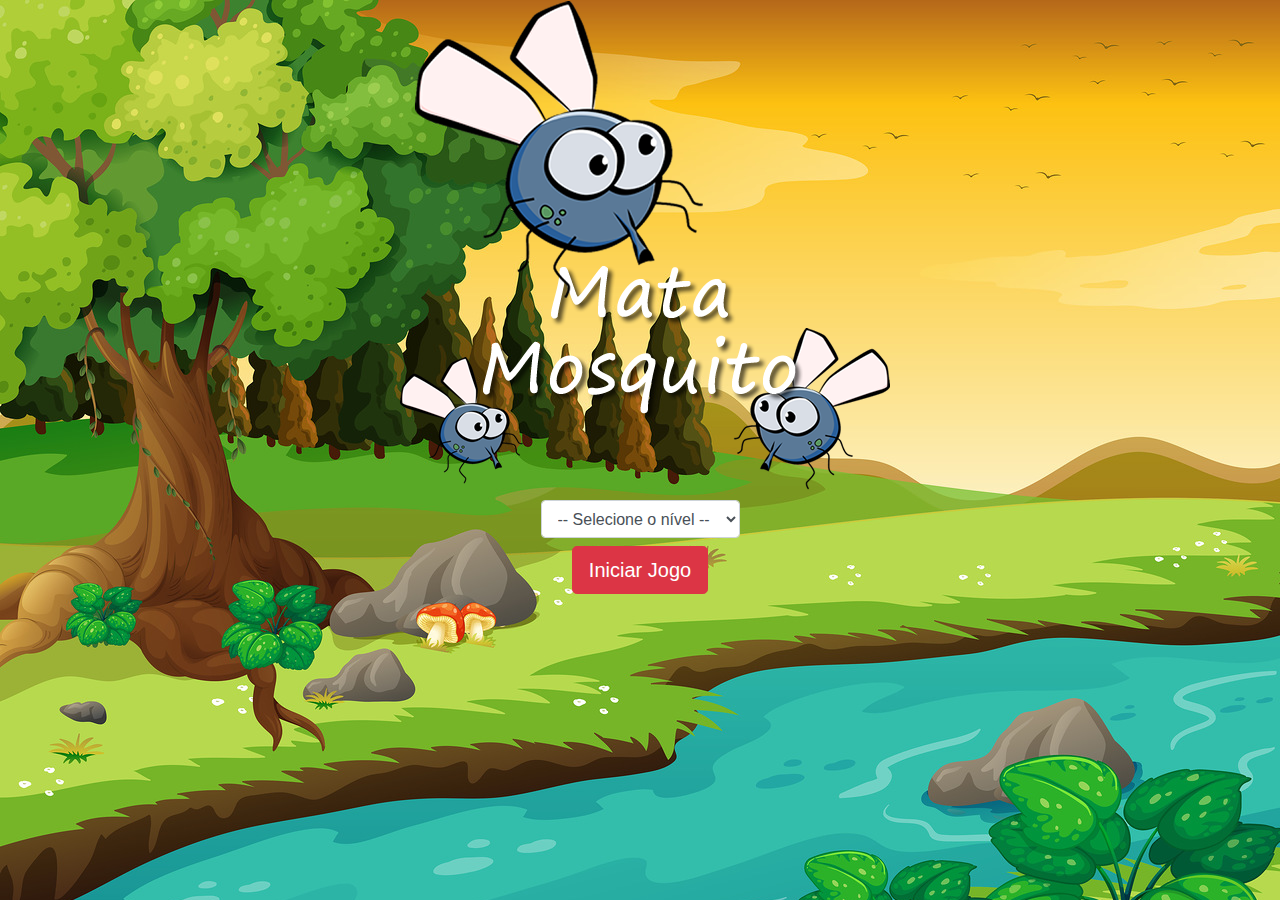
<file: html/index.html>
<!DOCTYPE html>
<html>
	<head>
		<title></title>
		<meta charset="UTF-8" />
		<link rel="stylesheet" href="https://maxcdn.bootstrapcdn.com/bootstrap/4.0.0/css/bootstrap.min.css" integrity="sha384-Gn5384xqQ1aoWXA+058RXPxPg6fy4IWvTNh0E263XmFcJlSAwiGgFAW/dAiS6JXm" crossorigin="anonymous">

		<link rel="stylesheet" href="../css/estilo.css" />

		<script>
			function iniciarJogo() {
				var nivel = document.getElementById('nivel').value

				if(nivel === '') {
					alert('Selecione um nível para iniciar o jogo')
					return false
				}

				window.location.href = "../html/app.html?" + nivel

			}
		</script>
	</head>
	<body>

		<div class="container">
			<div class="row">
				<div class="col">
					<div class="d-flex justify-content-center">
						<img src="../imagens/game.png" />
					</div>
				</div>
			</div>

			<div class="row">
				<div class="col">
					<div class="d-flex justify-content-center">
						<div class="mb-2">
							<select class="form-control" id="nivel">
								<option value="">-- Selecione o nível --</option>
								<option value="Normal">Normal</option>
								<option value="dificil">Difícil</option>
								<option value="Rambo">Rambo</option>
							</select>
						</div>
					</div>
				</div>
			</div>


			<div class="row">
				<div class="col">
					<div class="d-flex justify-content-center">
						<button type="button" class="btn btn-danger btn-lg" onclick="iniciarJogo()" >Iniciar Jogo</button>
					</div>
				</div>
			</div>
		</div>

	</body>
</html>
</file>
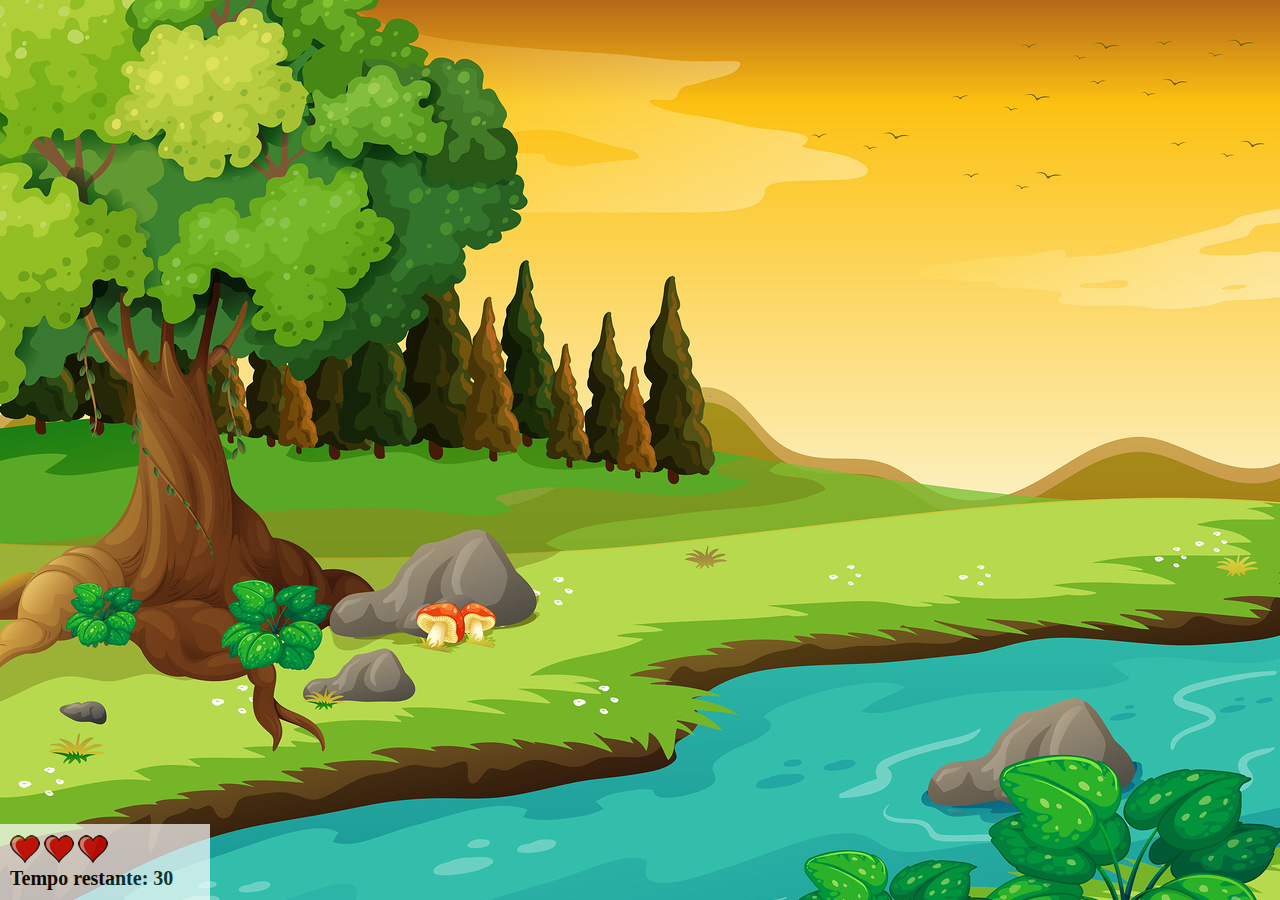
<file: html/app.html>
<!DOCTYPE html>
<html>
	<head>
		<title></title>
		<meta charset="UTF-8" />
		<link rel="stylesheet" href="../css/estilo.css" />
		<script src="../javascript/jogo.js"></script>
	</head>
	<body onresize="ajustaTamanhoPalcoJogo()">

		<div class="painel">
			<div class="vidas">
				<img id="v1" src="../imagens/coracao_cheio.png" />
				<img id="v2" src="../imagens/coracao_cheio.png" />
				<img id="v3" src="../imagens/coracao_cheio.png" />
			</div>

			<div class="cronometro">Tempo restante: <span id="cronometro"></span></div>
		</div>

		<script>
			document.getElementById('cronometro').innerHTML = tempo

			var criaMosca = setInterval(function() { 
				posicaoRandomica()
			}, criaMosquitoTempo)
		</script>
	</body>
</html>
</file>
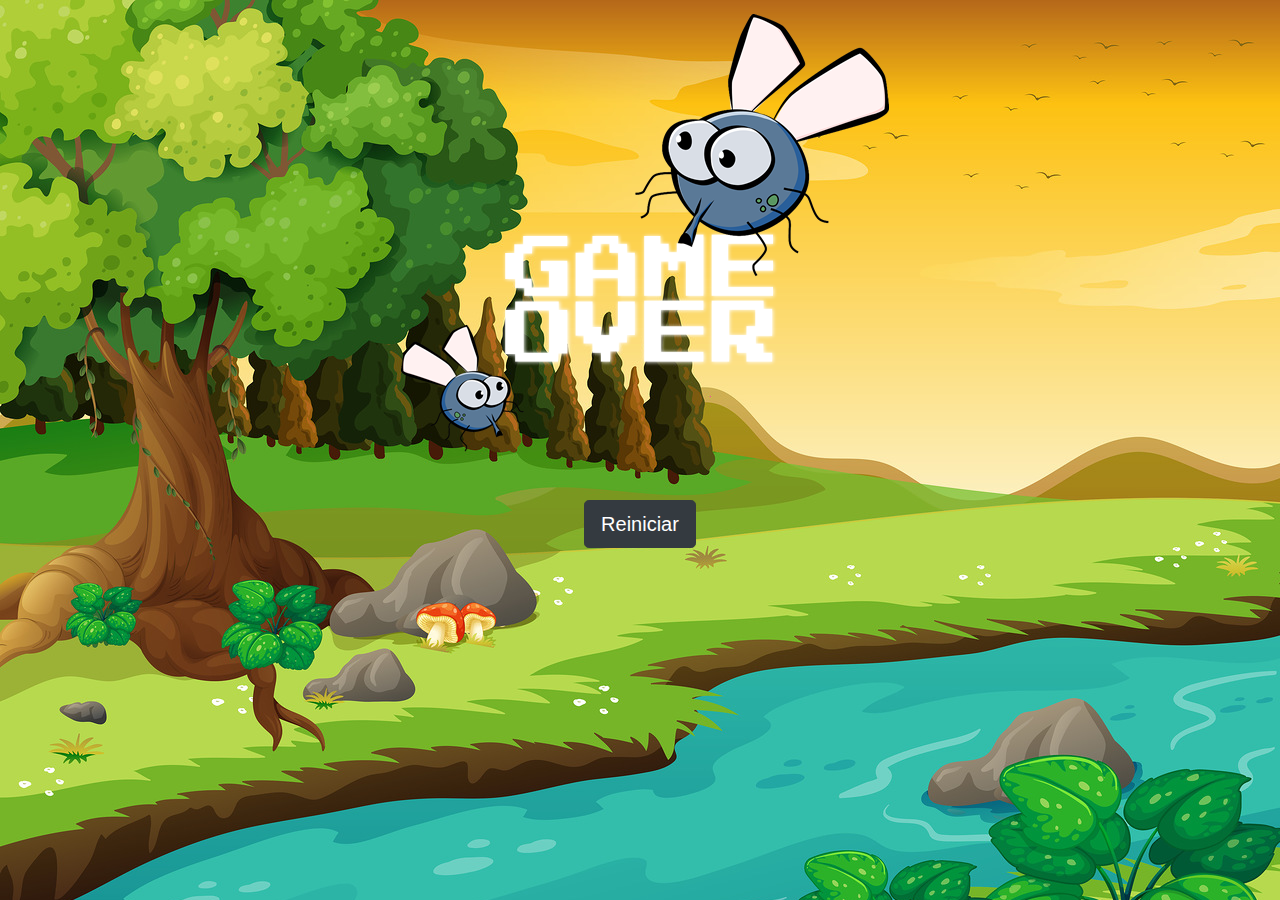
<file: html/fim_de_jogo.html>
<!DOCTYPE html>
<html>
	<head>
		<title></title>
		<meta charset="UTF-8" />

		<link rel="stylesheet" href="https://maxcdn.bootstrapcdn.com/bootstrap/4.0.0/css/bootstrap.min.css" integrity="sha384-Gn5384xqQ1aoWXA+058RXPxPg6fy4IWvTNh0E263XmFcJlSAwiGgFAW/dAiS6JXm" crossorigin="anonymous">

		<link rel="stylesheet" href="../css/estilo.css" />
	</head>
	<body>

		<div class="container">
			<div class="row">
				<div class="col">
					<div class="d-flex justify-content-center">
						<img src="../imagens/game_over.png" />
					</div>
				</div>
			</div>


			<div class="row">
				<div class="col">
					<div class="d-flex justify-content-center">
						<button type="button" class="btn btn-dark btn-lg" onclick="window.location.href = '../html/index.html' ">Reiniciar</button>
					</div>
				</div>
			</div>
		</div>

	</body>
</html>
</file>
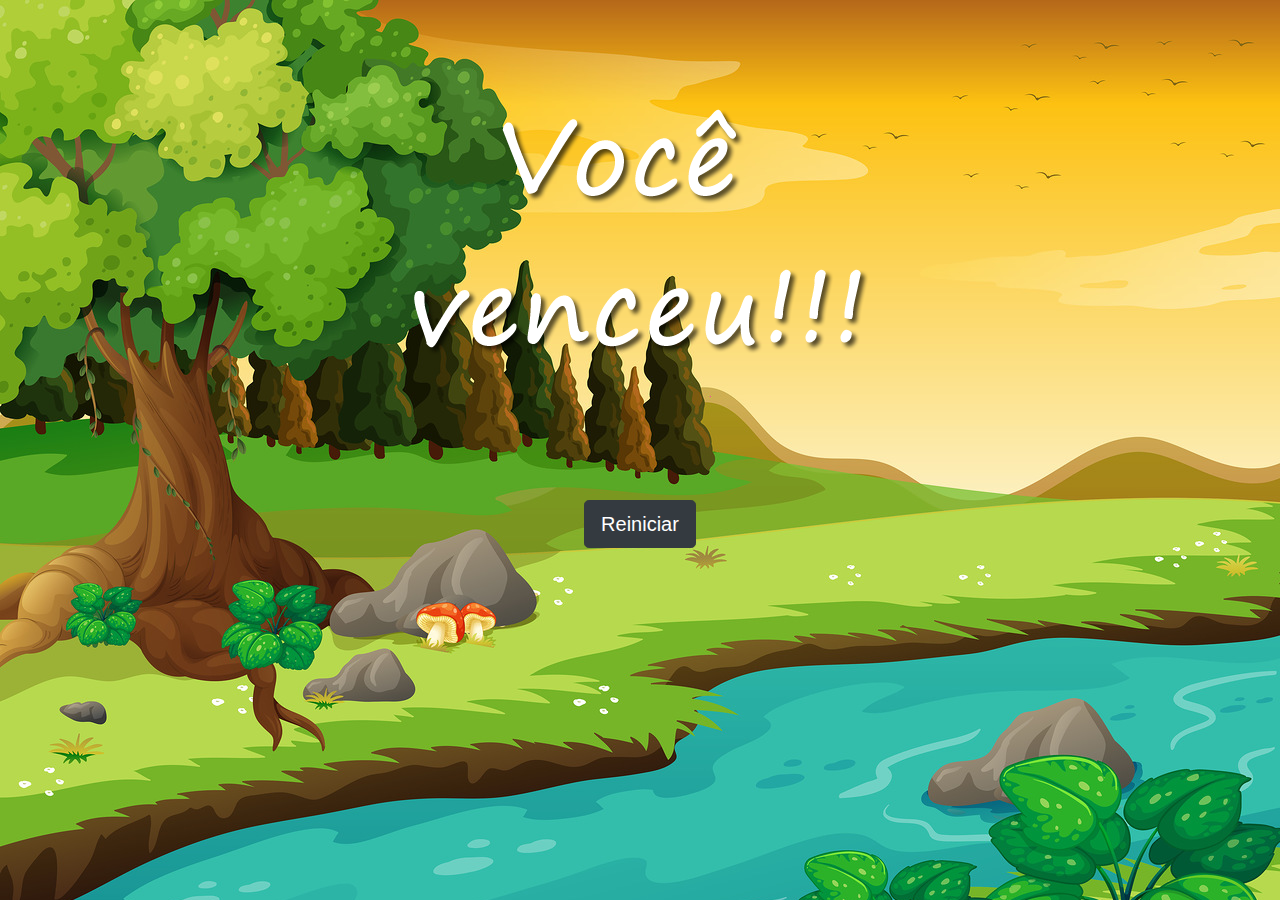
<file: html/ganhou_o_jogo.html>
<!DOCTYPE html>
<html>
	<head>
		<title></title>
		<meta charset="UTF-8" />

		<link rel="stylesheet" href="https://maxcdn.bootstrapcdn.com/bootstrap/4.0.0/css/bootstrap.min.css" integrity="sha384-Gn5384xqQ1aoWXA+058RXPxPg6fy4IWvTNh0E263XmFcJlSAwiGgFAW/dAiS6JXm" crossorigin="anonymous">

		<link rel="stylesheet" href="../css/estilo.css" />
	</head>
	<body>

		<div class="container">
			<div class="row">
				<div class="col">
					<div class="d-flex justify-content-center">
						<img src="../imagens/vitoria.png" />
					</div>
				</div>
			</div>


			<div class="row">
				<div class="col">
					<div class="d-flex justify-content-center">
						<button type="button" class="btn btn-dark btn-lg" onclick="window.location.href = '../html/index.html' ">Reiniciar</button>
					</div>
				</div>
			</div>
		</div>

	</body>
</html>
</file>
<file: css/estilo.css>
html{
    
    cursor: url(../imagens/mata_mosca.png) 30 30, auto;
}
body{
    background-image: url(../imagens/bg.jpg);
    background-position-x: center;
    background-repeat: no-repeat;
}

.mosquito1{
    width: 50px;
    height: 50px;
}
.mosquito2{
    width: 70px;
    height: 70px;
}
.mosquito3{
    width: 90px;
    height: 90px;
}

.ladoA{
    transform: scaleX(1);
}

.ladoB{
    transform: scaleX(-1);
}

.painel{
    position: absolute;
    width: 190px;
    padding: 10px;
    left: 0px;
    bottom: 0px;
    border-top: 1px solid #fff;
    background-color: #fff;
    opacity: 0.7;
}

.vidas{
    float: left;
    
}
.cronometro{
    float: left;
    font-size: 20px;
    font-weight: bold;
}
</file>
